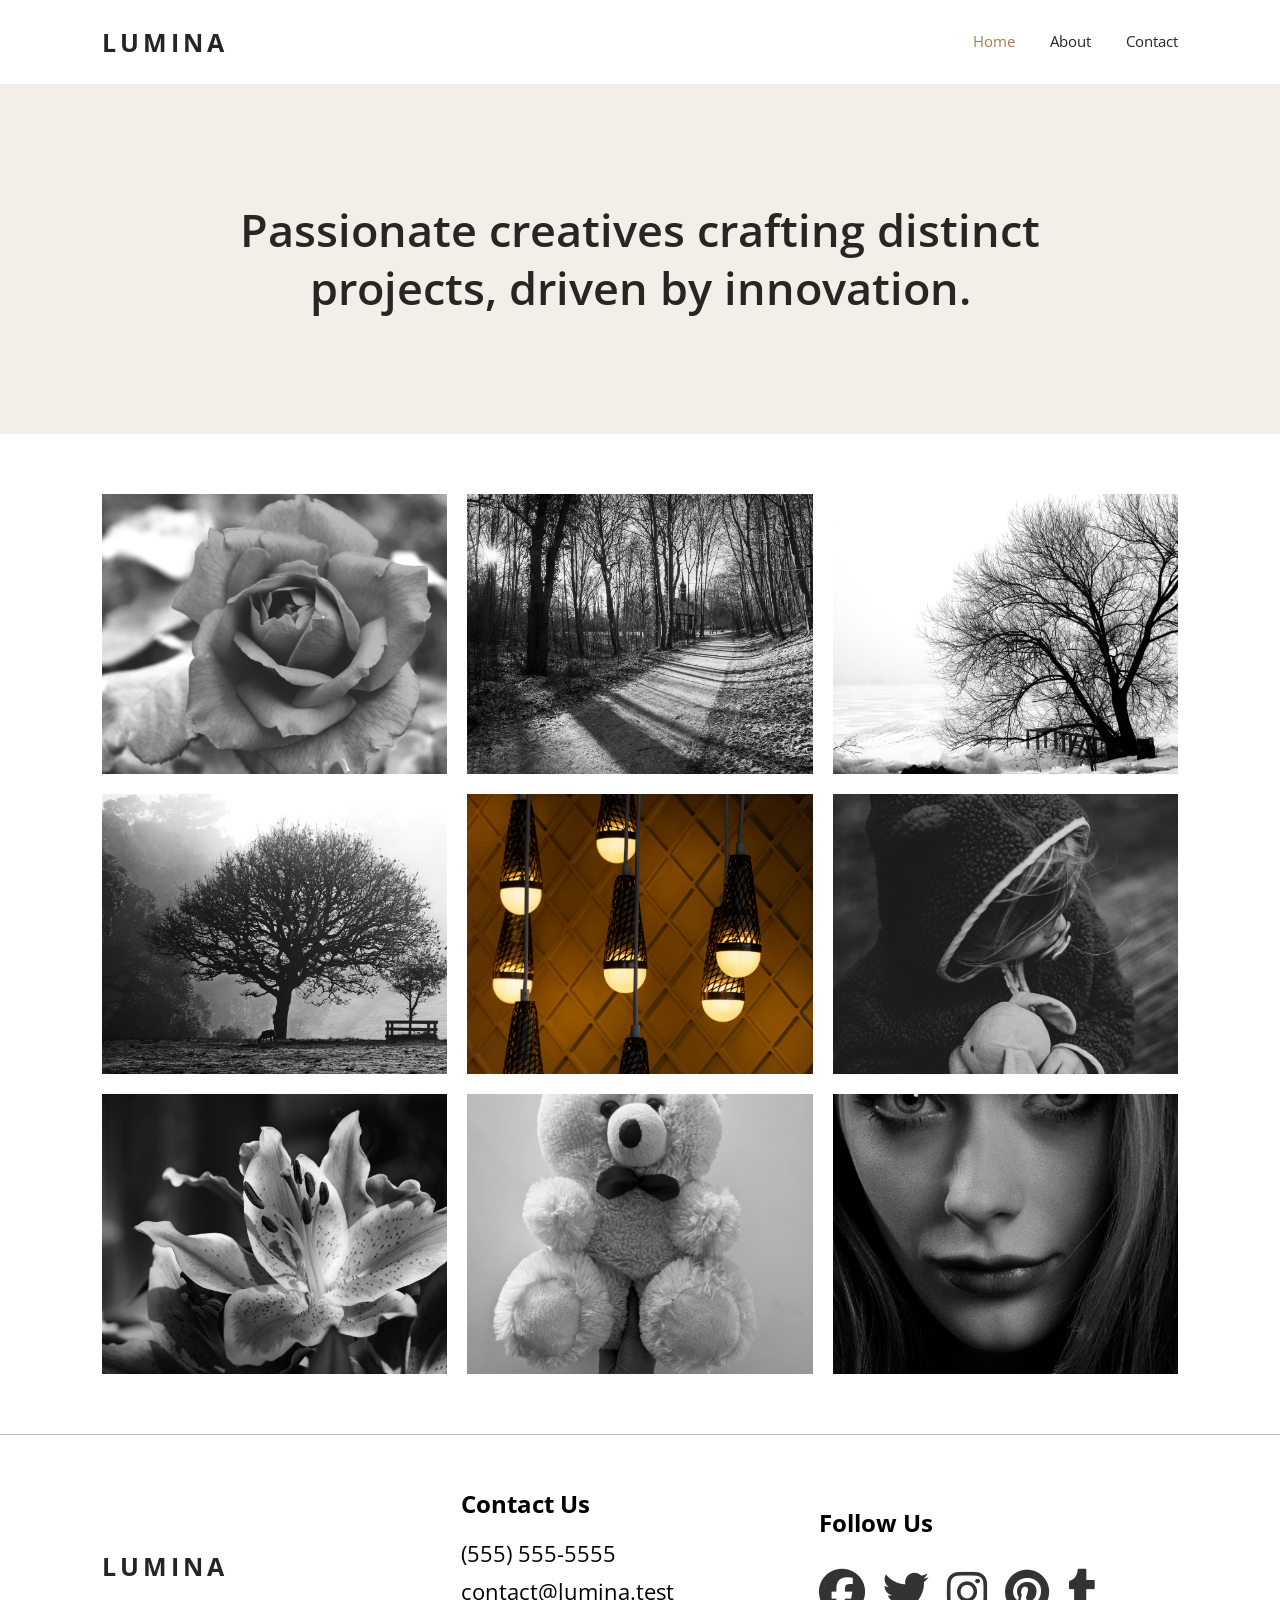
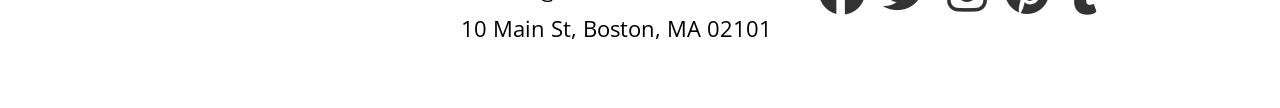
<file: index.html>
<!DOCTYPE html>
<html lang="en">

<head>
    <meta charset="UTF-8">
    <meta name="viewport" content="width=device-width, initial-scale=1">
    <title>Lumina | Home</title>

    <link rel="preconnect" href="https://fonts.googleapis.com">
<link href="https://fonts.googleapis.com/css2?family=Open+Sans:wght@400;600;700&display=swap" rel="stylesheet">
<link rel="stylesheet" href="https://cdnjs.cloudflare.com/ajax/libs/font-awesome/6.7.2/css/all.min.css">
<link rel="stylesheet" href="style.css">
</head>

<body>

    <!-- Header starts here -->

    <header>
        <div class="navbar">
            <h3 class="left">LUMINA</h3>

            <ul>
                <li><a href="index.html" class="active">Home</a></li>
                <li><a href="about.html">About</a></li>
                <li><a href="contact.html">Contact</a></li>
            </ul>
        </div>
    </header>

    <!-- Header ends here -->


    <!-- Main content starts here -->

    <main>

        <section class="hero" id="home">
            <h1>
                Passionate creatives crafting distinct projects,
                driven by innovation.
            </h1>
        </section>


        <section class="gallery" id="gallery">

            <img src="emelia-roxburgh-MZSL2g_LnZs-unsplash.jpg" alt="Rose">

            <img src="evgeni-tcherkasski-qm6-d6D34dc-unsplash.jpg" alt="Tree tunnel">

            <img src="raisa-milova-Nm1Ps_XJQNk-unsplash.jpg" alt="Lake and mountains">

            <img src="bill-fairs-5xaOarRKngM-unsplash.jpg" alt="Trees">

            <img src="grant-durr-FyHrLxMctRQ-unsplash.jpg" alt="Light bulbs">

            <img src="zach-lezniewicz-HlCHkqrZjr8-unsplash.jpg" alt="Girl">

            <img src="robert-guss-v4TK7glvVLA-unsplash.jpg" alt="Dandelion">

            <img src="sowmya-seva-aymMVSGG4Xk-unsplash.jpg" alt="Polar bear cub">

            <img src="alexander-krivitskiy-w4P8oy3pNpE-unsplash.jpg" alt="Portrait">

        </section>

    </main>

    <!-- Main content ends here -->


    <!-- Footer starts here -->

    <footer class="footer">

    <h3 class="left">LUMINA</h3>

    <div class="footer-contact">
        <h3>Contact Us</h3>
        <p>
            (555) 555-5555<br>
            contact@lumina.test<br>
            10 Main St, Boston, MA 02101
        </p>
    </div>

    <div class="footer-social">
        <h3>Follow Us</h3>
        <ul>
            <li><a href="#" aria-label="Facebook"><i class="fa-brands fa-facebook"></i></a></li>
            <li><a href="#" aria-label="Twitter"><i class="fa-brands fa-twitter"></i></a></li>
            <li><a href="#" aria-label="Instagram"><i class="fa-brands fa-instagram"></i></a></li>
            <li><a href="#" aria-label="Pinterest"><i class="fa-brands fa-pinterest"></i></a></li>
            <li><a href="#" aria-label="Tumblr"><i class="fa-brands fa-tumblr"></i></a></li>
        </ul>
    </div>

</footer>

</body>
</html>
</file>
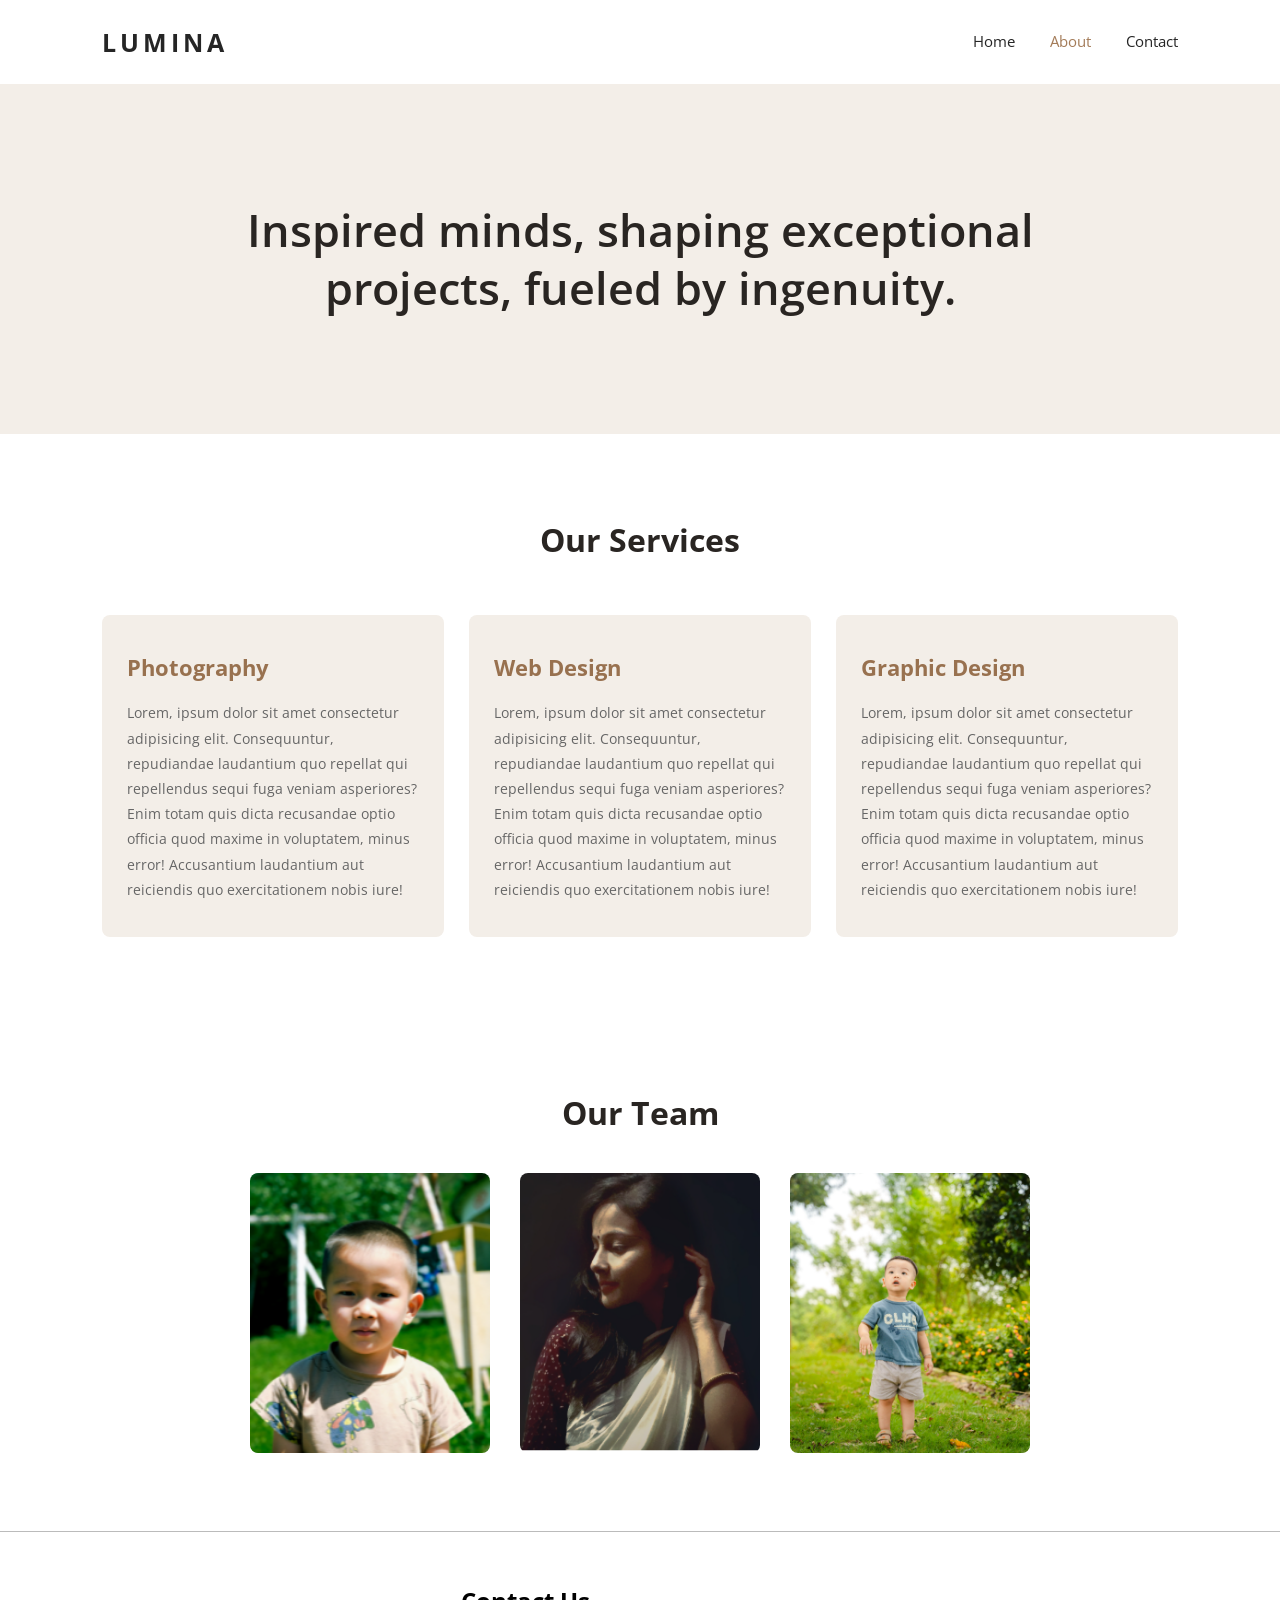
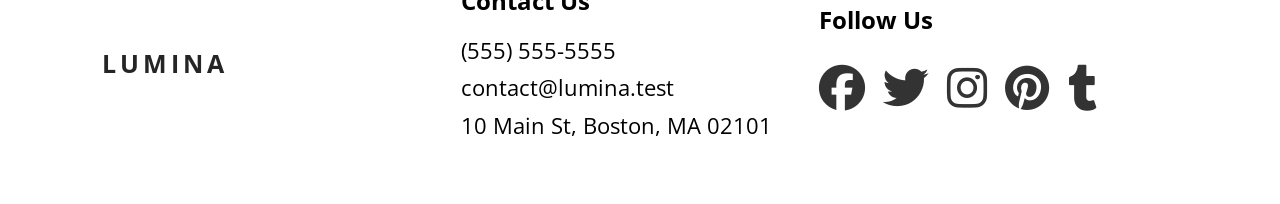
<file: about.html>
<!DOCTYPE html>
<html lang="en">

<head>
    <meta charset="UTF-8">
    <meta name="viewport" content="width=device-width, initial-scale=1">
    <title>Lumina | About</title>
<link rel="preconnect" href="https://fonts.googleapis.com">
<link href="https://fonts.googleapis.com/css2?family=Open+Sans:wght@400;600;700&display=swap" rel="stylesheet">
<link rel="stylesheet" href="https://cdnjs.cloudflare.com/ajax/libs/font-awesome/6.7.2/css/all.min.css">
<link rel="stylesheet" href="style.css">
</head>

<body>

    <!-- Header starts here -->

    <header>
        <div class="navbar">
            <h3 class="left">LUMINA</h3>

            <ul>
                <li><a href="index.html">Home</a></li>
                <li><a href="about.html" class="active">About</a></li>
                <li><a href="contact.html">Contact</a></li>
            </ul>
        </div>
    </header>

    <!-- Header ends here -->


    <!-- Main content starts here -->

    <main>

        <section class="hero" id="about">
            <h1>
                Inspired minds, shaping exceptional projects,
                fueled by ingenuity.
            </h1>
        </section>


        <!-- Services section -->

        <section class="service-card">

            <h3>Our Services</h3>

            <div class="photo">
                <h4>Photography</h4>

                <p>
                    Lorem, ipsum dolor sit amet consectetur adipisicing elit.
                    Consequuntur, repudiandae laudantium quo repellat qui
                    repellendus sequi fuga veniam asperiores? Enim totam quis
                    dicta recusandae optio officia quod maxime in voluptatem,
                    minus error! Accusantium laudantium aut reiciendis quo
                    exercitationem nobis iure!
                </p>
            </div>

            <div class="web">
                <h4>Web Design</h4>

                <p>
                    Lorem, ipsum dolor sit amet consectetur adipisicing elit.
                    Consequuntur, repudiandae laudantium quo repellat qui
                    repellendus sequi fuga veniam asperiores? Enim totam quis
                    dicta recusandae optio officia quod maxime in voluptatem,
                    minus error! Accusantium laudantium aut reiciendis quo
                    exercitationem nobis iure!
                </p>
            </div>

            <div class="graphic">
                <h4>Graphic Design</h4>

                <p>
                    Lorem, ipsum dolor sit amet consectetur adipisicing elit.
                    Consequuntur, repudiandae laudantium quo repellat qui
                    repellendus sequi fuga veniam asperiores? Enim totam quis
                    dicta recusandae optio officia quod maxime in voluptatem,
                    minus error! Accusantium laudantium aut reiciendis quo
                    exercitationem nobis iure!
                </p>
            </div>

        </section>


        <!-- Team section -->

        <section class="team">

            <h5>Our Team</h5>

            <div class="team-members">

                <div class="member">
                    <img src="Boy1.PNG" alt="Team member 1">
                </div>

                <div class="member">
                    <img src="Girl.PNG" alt="Team member 2">
                </div>

                <div class="member">
                    <img src="Boy2.PNG" alt="Team member 3">
                </div>

            </div>

        </section>

    </main>

    <!-- Main content ends here -->


    <!-- Footer starts here -->

    <footer class="footer">

    <h3 class="left">LUMINA</h3>

    <div class="footer-contact">
        <h3>Contact Us</h3>
        <p>
            (555) 555-5555<br>
            contact@lumina.test<br>
            10 Main St, Boston, MA 02101
        </p>
    </div>

    <div class="footer-social">
        <h3>Follow Us</h3>
        <ul>
            <li><a href="#" aria-label="Facebook"><i class="fa-brands fa-facebook"></i></a></li>
            <li><a href="#" aria-label="Twitter"><i class="fa-brands fa-twitter"></i></a></li>
            <li><a href="#" aria-label="Instagram"><i class="fa-brands fa-instagram"></i></a></li>
            <li><a href="#" aria-label="Pinterest"><i class="fa-brands fa-pinterest"></i></a></li>
            <li><a href="#" aria-label="Tumblr"><i class="fa-brands fa-tumblr"></i></a></li>
        </ul>
    </div>

</footer>
    <!-- Footer ends here -->

</body>
</html>
</file>
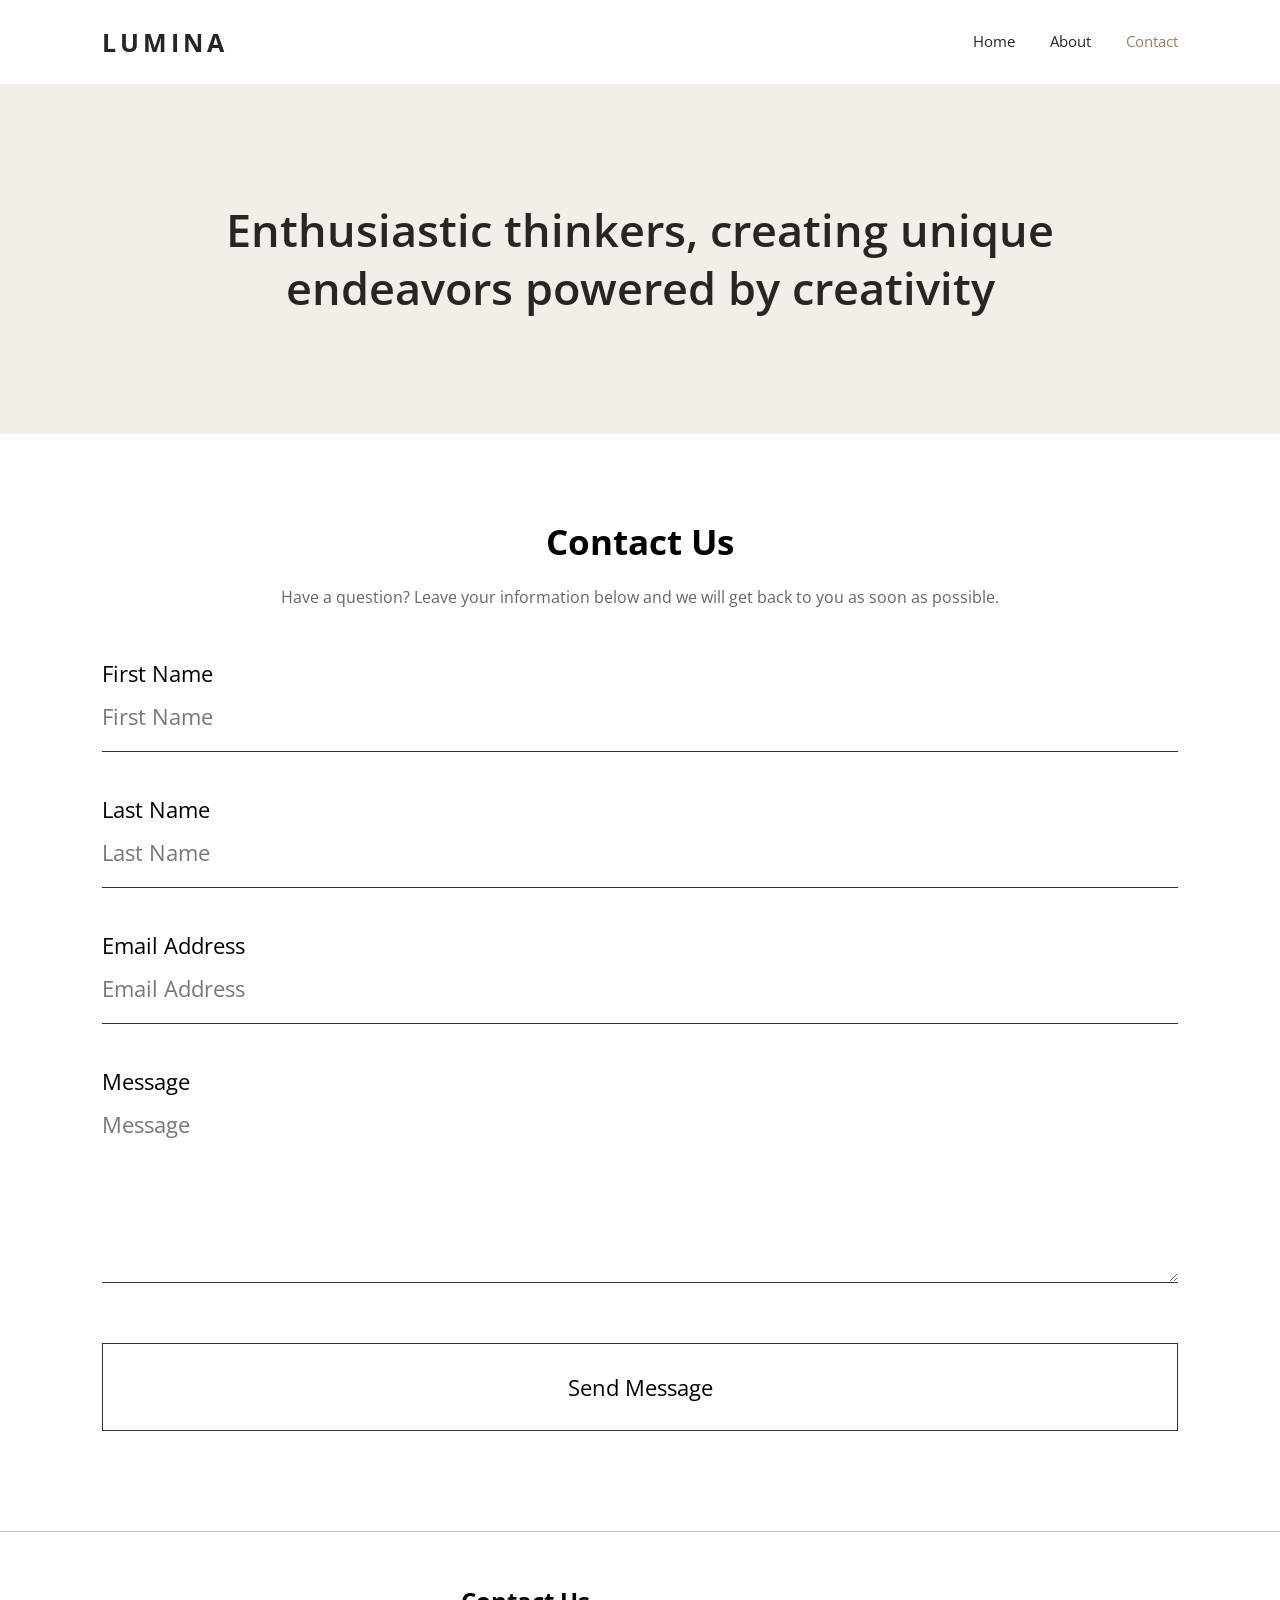
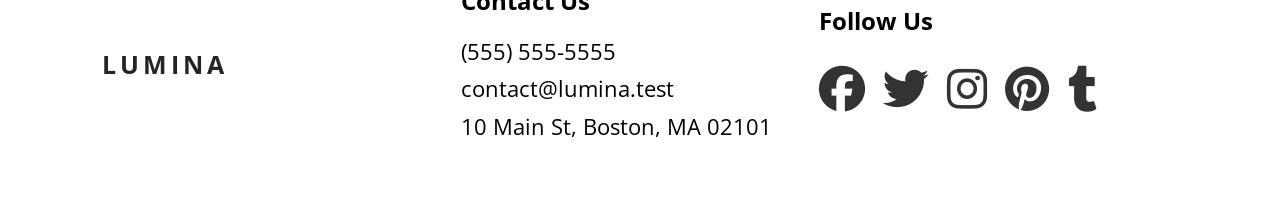
<file: contact.html>
<!DOCTYPE html>
<html lang="en">

<head>
    <meta charset="UTF-8">
    <meta name="viewport" content="width=device-width, initial-scale=1">
    <title>Contact</title>

    <link rel="preconnect" href="https://fonts.googleapis.com">
    <link href="https://fonts.googleapis.com/css2?family=Open+Sans:wght@400;600;700&display=swap" rel="stylesheet">
    <link rel="stylesheet"
          href="https://cdnjs.cloudflare.com/ajax/libs/font-awesome/6.7.2/css/all.min.css">

    <link rel="stylesheet" href="style.css">
</head>

<body>

    <!-- Header starts here -->

    <header>
        <div class="navbar">
            <h3 class="left">LUMINA</h3>

            <ul>
                <li><a href="index.html">Home</a></li>
                <li><a href="about.html">About</a></li>
                <li><a href="contact.html" class="active">Contact</a></li>
            </ul>
        </div>
    </header>

    <!-- Header ends here -->


    <!-- Main content starts here -->

    <main>

        <section class="hero">
            <h1>
                Enthusiastic thinkers, creating unique endeavors powered by creativity
            </h1>
        </section>

        <!-- Contact section -->

        <section class="contact-section" id="contact">

            <h2>Contact Us</h2>

            <p>
                Have a question? Leave your information below and we will get back to you as soon as possible.
            </p>

            <form class="contact-form" action="#" method="post">

                <label for="first-name">First Name</label>
                <input type="text" id="first-name" name="first_name" placeholder="First Name" required>

                <label for="last-name">Last Name</label>
                <input type="text" id="last-name" name="last_name" placeholder="Last Name" required>

                <label for="email">Email Address</label>
                <input type="email" id="email" name="email" placeholder="Email Address" required>

                <label for="message">Message</label>
                <textarea id="message" name="message" placeholder="Message" required></textarea>

                <button type="submit">Send Message</button>

            </form>

        </section>

    </main>

    <!-- Main content ends here -->


    <!-- Footer starts here -->

    <footer class="footer">

        <h3 class="left">LUMINA</h3>

        <div class="footer-contact">
            <h3>Contact Us</h3>
            <p>
                (555) 555-5555<br>
                contact@lumina.test<br>
                10 Main St, Boston, MA 02101
            </p>
        </div>

        <div class="footer-social">
            <h3>Follow Us</h3>
            <ul>
                <li><a href="#" aria-label="Facebook"><i class="fa-brands fa-facebook"></i></a></li>
                <li><a href="#" aria-label="Twitter"><i class="fa-brands fa-twitter"></i></a></li>
                <li><a href="#" aria-label="Instagram"><i class="fa-brands fa-instagram"></i></a></li>
                <li><a href="#" aria-label="Pinterest"><i class="fa-brands fa-pinterest"></i></a></li>
                <li><a href="#" aria-label="Tumblr"><i class="fa-brands fa-tumblr"></i></a></li>
            </ul>
        </div>

    </footer>

    <!-- Footer ends here -->

</body>
</html>
</file>
<file: style.css>
* {
    margin: 0;
    padding: 0;
    box-sizing: border-box;
}

html {
    scroll-behavior: smooth;
}

body {
    font-family: "Open Sans", Arial, Helvetica, sans-serif;
    background-color: #ffffff;
    color: #000;
    line-height: 1.6;
}

a {
    text-decoration: none;
}


/* =================================
   HEADER AND NAVBAR
================================= */

header {
    width: 100%;
    background-color: #ffffff;
    padding: 22px 8%;
}

.navbar {
    display: flex;
    justify-content: space-between;
    align-items: center;
}

.left {
    font-size: 25px;
    font-weight: bold;
    letter-spacing: 4px;
    color: #252525;
}

.navbar ul {
    display: flex;
    align-items: center;
    gap: 35px;
    list-style: none;
}

.navbar ul li a {
    color: #252525;
    font-size: 15px;
    transition: 0.3s ease;
}

.navbar ul li a:hover,
.navbar ul li a.active {
    color: #a47c59;
}


/* =================================
   HERO SECTION
================================= */

.hero {
    min-height: 350px;
    padding: 100px 10%;
    display: flex;
    justify-content: center;
    align-items: center;
    text-align: center;
    background-color: #f3eee8;
}

.hero h1 {
    max-width: 850px;
    font-size: 45px;
    font-weight: 600;
    line-height: 1.3;
    color: #292522;
}


/* =================================
   IMAGE GALLERY
================================= */

.gallery {
    padding: 60px 8%;
    display: grid;
    grid-template-columns: repeat(3, 1fr);
    gap: 20px;
}

.gallery img {
    width: 100%;
    height: 280px;
    object-fit: cover;
    display: block;
    transition: transform 0.4s ease;
}

.gallery img:hover {
    transform: scale(1.03);
}


/* =================================
   SERVICES SECTION
================================= */

.service-card {
    padding: 80px 8%;
    display: grid;
    grid-template-columns: repeat(3, 1fr);
    gap: 25px;
}

.service-card > h3 {
    grid-column: 1 / -1;
    text-align: center;
    font-size: 32px;
    margin-bottom: 25px;
    color: #292522;
}

.photo,
.web,
.graphic {
    padding: 35px 25px;
    background-color: #f3eee8;
    border-radius: 8px;
    transition: transform 0.3s ease,
                box-shadow 0.3s ease;
}

.photo:hover,
.web:hover,
.graphic:hover {
    transform: translateY(-8px);
    box-shadow: 0 10px 25px rgba(0, 0, 0, 0.08);
}

.photo h4,
.web h4,
.graphic h4 {
    font-size: 22px;
    margin-bottom: 15px;
    color: #98714f;
}

.photo p,
.web p,
.graphic p {
    font-size: 14px;
    color: #666;
    line-height: 1.8;
}


/* =================================
   TEAM SECTION
================================= */

.team {
    padding: 70px 8%;
    text-align: center;
}

.team h5 {
    font-size: 32px;
    margin-bottom: 35px;
    color: #292522;
}

.team-members {
    display: flex;
    justify-content: center;
    align-items: center;
    gap: 30px;
    flex-wrap: wrap;
}

.member img {
    width: 240px;
    height: 280px;
    object-fit: cover;
    border-radius: 8px;
    transition: transform 0.3s ease;
}

.member img:hover {
    transform: translateY(-7px);
}


/* =================================
   CONTACT SECTION
================================= */

.contact-section {
    max-width: 1280px;
    margin: 0 auto;
    padding: 80px 8% 100px;
}

.contact-section h2 {
    text-align: center;
    font-size: 35px;
    margin-bottom: 15px;
}

.contact-section > p {
    text-align: center;
    color: #666;
    margin-bottom: 45px;
}

.contact-form {
    display: flex;
    flex-direction: column;
}

.contact-form label {
    margin-top: 40px;
    margin-bottom: 4px;
    font-size: 22px;
}

.contact-form label:first-of-type {
    margin-top: 0;
}

.contact-form input,
.contact-form textarea {
    width: 100%;
    padding: 6px 0 20px;
    border: none;
    border-bottom: 1px solid #333;
    border-radius: 0;
    background: transparent;
    font-family: inherit;
    font-size: 22px;
    outline: none;
    transition: border-color 0.3s ease;
}

.contact-form input::placeholder,
.contact-form textarea::placeholder {
    color: #777;
}

.contact-form input:focus,
.contact-form textarea:focus {
    border-bottom-color: #a47c59;
}

.contact-form textarea {
    min-height: 180px;
    resize: vertical;
}

.contact-form button {
    width: 100%;
    margin-top: 60px;
    padding: 28px 20px;
    border: 1px solid #333;
    background-color: #fff;
    color: #000;
    font-family: inherit;
    font-size: 22px;
    cursor: pointer;
    transition: background-color 0.3s ease, color 0.3s ease;
}

.contact-form button:hover {
    background-color: #292522;
    color: #fff;
}

.contact-form button:focus-visible {
    outline: 2px solid #a47c59;
    outline-offset: 3px;
}


/* =================================
   FOOTER SECTION
================================= */

.footer {
    display: grid;
    grid-template-columns: 1fr 1fr 1fr;
    align-items: center;
    padding: 50px 8% 60px;
    border-top: 1px solid #bbb;
}

.footer-contact h3,
.footer-social h3 {
    margin-bottom: 12px;
    font-size: 24px;
    font-weight: 700;
}

.footer-contact p {
    font-size: 22px;
    line-height: 1.7;
}

.footer-social ul {
    display: flex;
    align-items: center;
    gap: 18px;
    list-style: none;
}

.footer-social ul li a {
    font-size: 46px;
    color: #333;
    transition: color 0.3s ease;
}

.footer-social ul li a:hover {
    color: #a47c59;
}


/* =================================
   RESPONSIVE DESIGN
================================= */

@media (max-width: 768px) {

    header {
        padding: 20px 5%;
    }

    .navbar {
        flex-direction: column;
        gap: 20px;
    }

    .navbar ul {
        gap: 22px;
    }

    .hero {
        padding: 75px 7%;
    }

    .hero h1 {
        font-size: 32px;
    }

    .gallery {
        grid-template-columns: repeat(2, 1fr);
        padding: 40px 5%;
    }

    .gallery img {
        height: 230px;
    }

    .service-card {
        grid-template-columns: 1fr;
        padding: 50px 6%;
    }

    .team-members {
        gap: 20px;
    }

    .member img {
        width: 200px;
        height: 240px;
    }

    .contact-section {
        padding: 50px 6% 70px;
    }

    .contact-form label,
    .contact-form input,
    .contact-form textarea,
    .contact-form button {
        font-size: 18px;
    }

    .footer {
        grid-template-columns: 1fr;
        gap: 30px;
        text-align: center;
        padding: 40px 6%;
    }

    .footer-social ul {
        justify-content: center;
    }

    .footer-contact p {
        font-size: 18px;
    }

}


@media (max-width: 480px) {

    .left {
        font-size: 22px;
    }

    .navbar ul {
        gap: 16px;
    }

    .navbar ul li a {
        font-size: 14px;
    }

    .hero h1 {
        font-size: 25px;
    }

    .gallery {
        grid-template-columns: 1fr;
    }

    .gallery img {
        height: 250px;
    }

    .team-members {
        flex-direction: column;
    }

    .member img {
        width: 260px;
        height: 280px;
    }

}
</file>
